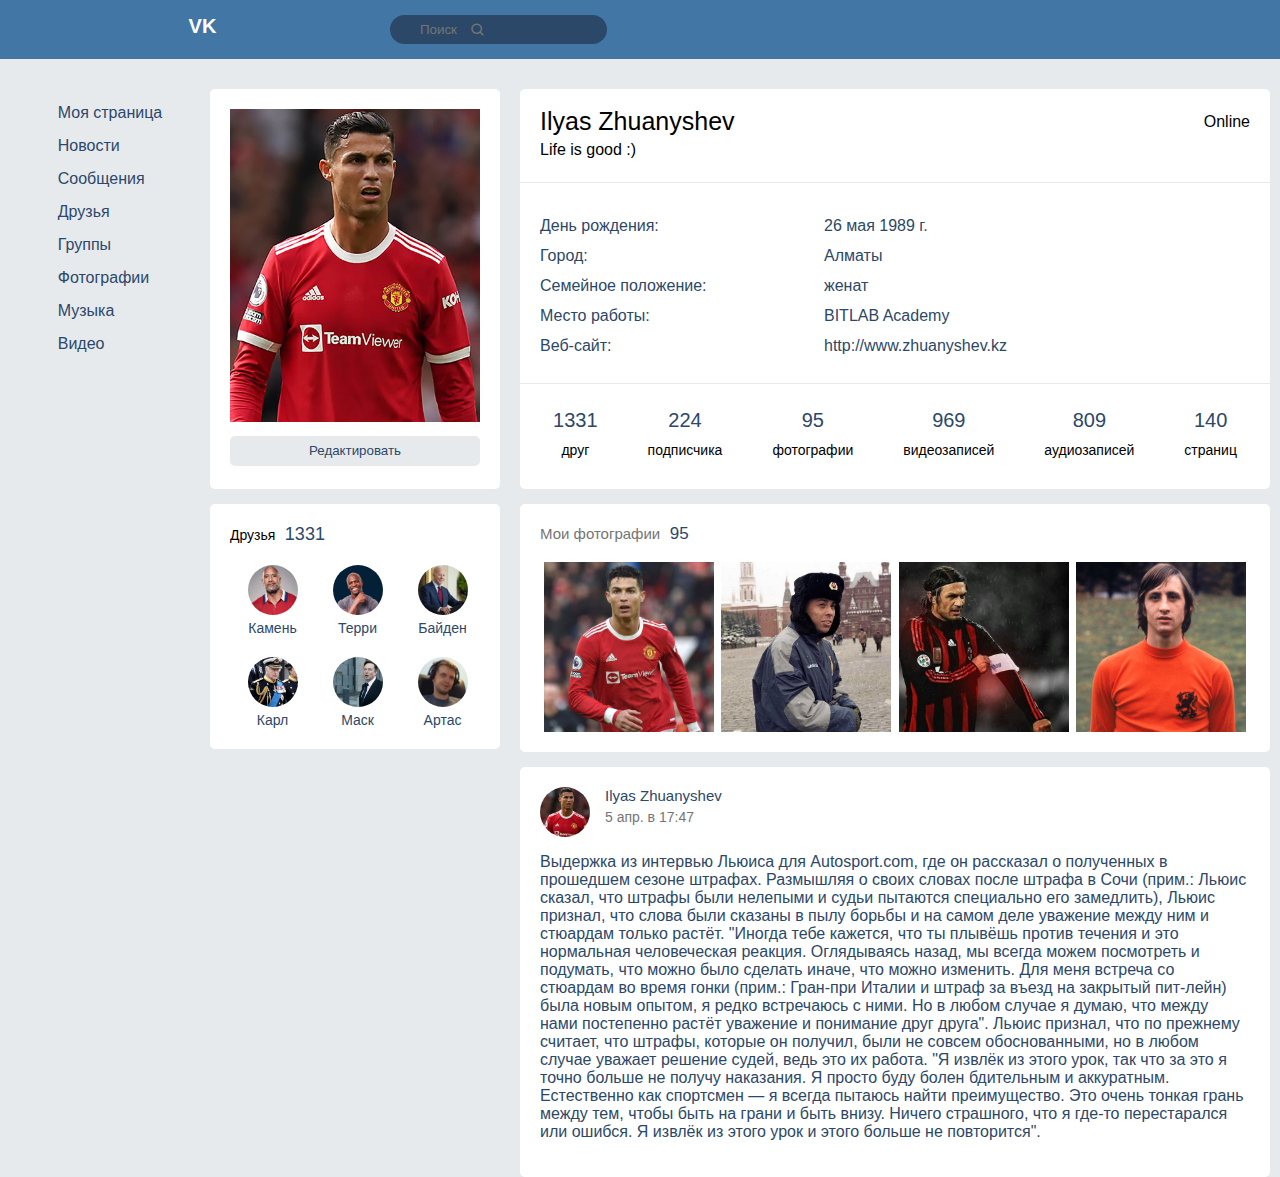
<file: index.html>
<!DOCTYPE html>
<html lang="en">
<head>
    <meta charset="UTF-8">
    <meta http-equiv="X-UA-Compatible" content="IE=edge">
    <meta name="viewport" content="width=device-width, initial-scale=1.0">
    <title>Document</title>
    <link rel="stylesheet" href="style.css">
    <link href='https://unpkg.com/boxicons@2.1.4/css/boxicons.min.css' rel='stylesheet'>
</head>
<body>
    <div class="navbar">
        <div class="navbar-logo">
            <a href="#">VK</a>
        </div>
        <div class="navbar-search">
            <i class='bx bx-search'></i>
            <input type="search" class="search-panel" placeholder="Поиск">
        </div>
    </div>

    <div class="main">
        <div class="left-side">
                <div class="links">
                <a href="#">Моя страница</a>
                <a href="#">Новости</a>
                <a href="#">Сообщения</a>
                <a href="#">Друзья</a>
                <a href="#">Группы</a>
                <a href="#">Фотографии</a>
                <a href="#">Музыка</a>
                <a href="#">Видео</a>
                </div>
        </div>
        <div class="main-center">
                <div class="profile-container">
                    <img src="ronaldo.jpg" alt="">
                    <div class="btn-div">
                        <button>Редактировать</button>
                    </div>
                </div>
                <div class="friends-panel">
                    <span>Друзья</span>
                    <a href="#" id="friends-count">1331</a>

                    <div class="friends-container">
                        <div class="friend">
                            <div class="friend-img">
                                <img src="f1.jpg" alt="">
                            </div>
                            <a href="#">Камень</a>
                        </div>
                        <div class="friend">
                            <div class="friend-img">
                                <img src="f2.jpg" alt="">
                            </div>
                            <a href="#">Терри</a>
                        </div>
                        <div class="friend">
                            <div class="friend-img">
                                <img src="f3.webp" alt="">
                            </div>
                            <a href="#">Байден</a>
                        </div>
                    </div>

                    <div class="friends-container">
                        <div class="friend">
                            <div class="friend-img">
                                <img src="f4.jpg" alt="">
                            </div>
                            <a href="#">Карл</a>
                        </div>
                        <div class="friend">
                            <div class="friend-img">
                                <img src="f5.jfif" alt="">
                            </div>
                            <a href="#">Маск</a>
                        </div>
                        <div class="friend">
                            <div class="friend-img">
                                <img src="f6.jpg" alt="">
                            </div>
                            <a href="#">Артас</a>
                        </div>
                    </div>
                </div>
        </div>
        <div class="right-side">
                <div class="right-blog">
                    <div class="nick-panel">
                        <span style="float: right;">Online</span>
                        <span style="font-size: 25px; padding-bottom: 10px;">Ilyas Zhuanyshev</span><br>
                        <span>Life is good :)</span>
                    </div>
                    <div class="info-panel">
                        <div class="inp">
                            <span>День рождения:</span>
                            <span>Город:</span>
                            <span>Семейное положение:</span>
                            <span>Место работы:</span>
                            <span>Веб-сайт:</span>
                        </div>

                        <div class="outp">
                            <span>26 мая 1989 г.</span>
                            <span>Алматы</span>
                            <span>женат</span>
                            <span>BITLAB Academy</span>
                            <span>http://www.zhuanyshev.kz</span>
                        </div>
                    </div>

                    <div class="bottom-panel">
                        <div class="panel-container">
                            <a href="#">1331</a>
                            <span>друг</span>
                        </div>
                        <div class="panel-container">
                            <a href="#">224</a>
                            <span>подписчика</span>
                        </div>
                        <div class="panel-container">
                            <a href="#">95</a>
                            <span>фотографии</span>
                        </div>
                        <div class="panel-container">
                            <a href="#">969</a>
                            <span>видеозаписей</span>
                        </div>
                        <div class="panel-container">
                            <a href="#">809</a>
                            <span>аудиозаписей</span>
                        </div>
                        <div class="panel-container">
                            <a href="#">140</a>
                            <span>страниц</span>
                        </div>
                    </div>
                </div>
                <div class="images-panel">
                    <span>Мои фотографии</span>
                    <a href="#">95</a>

                    <div class="images">
                        <img src="i1.jpg" alt="">
                        <img src="i2.png" alt="">
                        <img src="i3.jpg" alt="">
                        <img src="i4.jpg" alt="">
                    </div>
                </div>
                <div class="post-panel">
                    <div class="post-user">
                        <img src="rprofile.png" alt="">
                        <div style="display:flex; flex-direction: column;">
                            <a href="#">Ilyas Zhuanyshev</a>
                        <span>5 апр. в 17:47</span>
                        </div>
                    </div>
                    <div class="post-text">
                        <p>Выдержка из интервью Льюиса для Autosport.com, где он рассказал о полученных в прошедшем сезоне штрафах.

                            Размышляя о своих словах после штрафа в Сочи (прим.: Льюис сказал, что штрафы были нелепыми и судьи пытаются специально его замедлить), Льюис признал, что слова были сказаны в пылу борьбы и на самом деле уважение между ним и стюардам только растёт.
                            
                            "Иногда тебе кажется, что ты плывёшь против течения и это нормальная человеческая реакция. Оглядываясь назад, мы всегда можем посмотреть и подумать, что можно было сделать иначе, что можно изменить.
                            
                            Для меня встреча со стюардам во время гонки (прим.: Гран-при Италии и штраф за въезд на закрытый пит-лейн) была новым опытом, я редко встречаюсь с ними. Но в любом случае я думаю, что между нами постепенно растёт уважение и понимание друг друга".
                            
                            Льюис признал, что по прежнему считает, что штрафы, которые он получил, были не совсем обоснованными, но в любом случае уважает решение судей, ведь это их работа.
                            
                            "Я извлёк из этого урок, так что за это я точно больше не получу наказания. Я просто буду болен бдительным и аккуратным. Естественно как спортсмен — я всегда пытаюсь найти преимущество. Это очень тонкая грань между тем, чтобы быть на грани и быть внизу. Ничего страшного, что я где-то перестарался или ошибся. Я извлёк из этого урок и этого больше не повторится".</p>
                    </div>
                </div>
        </div>
    </div>
</body>
</html>
</file>
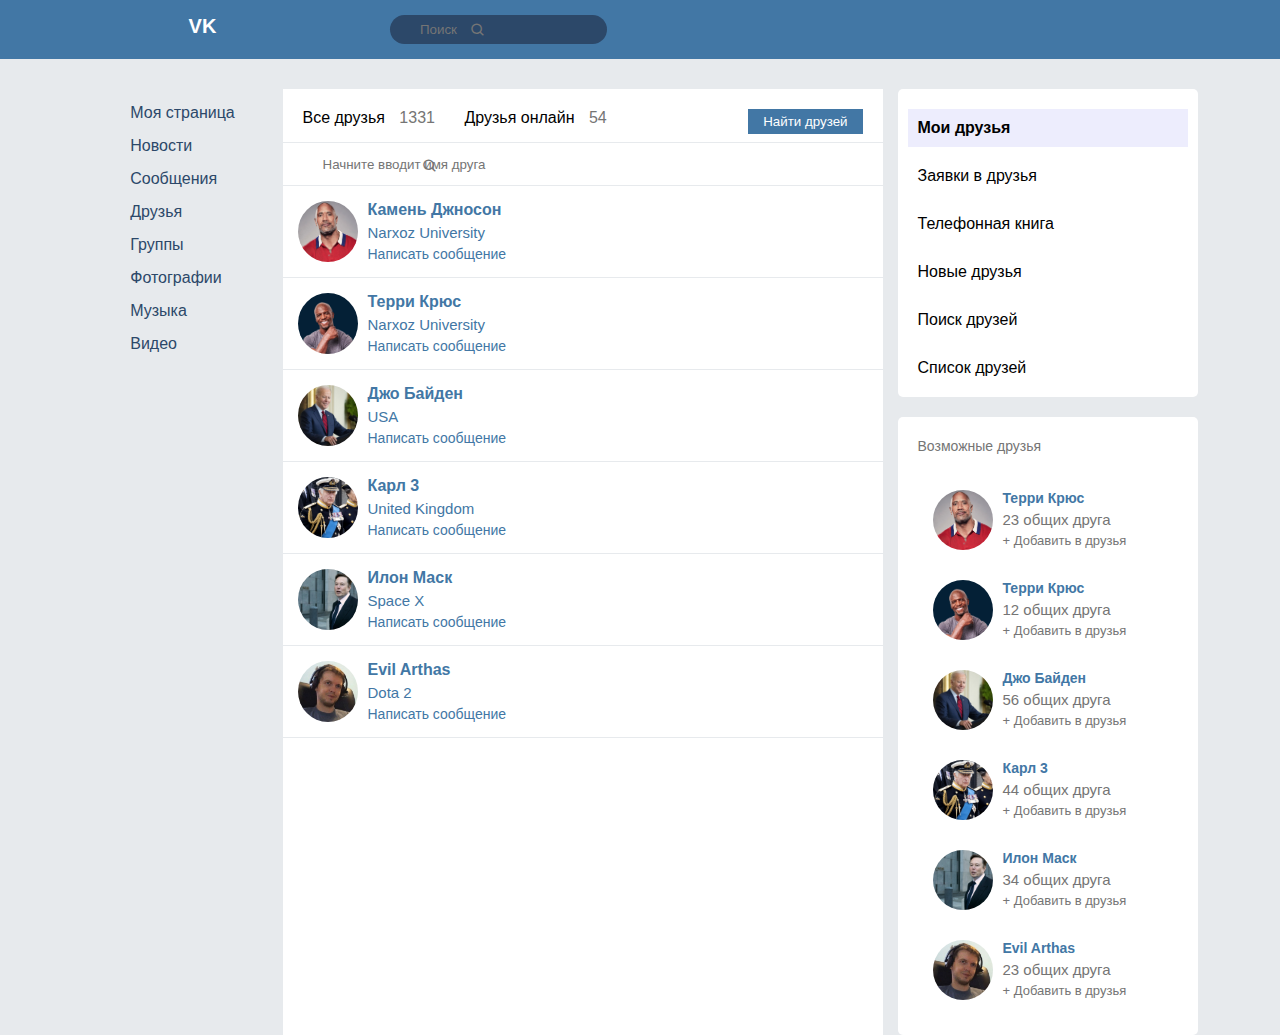
<file: friends.html>
<!DOCTYPE html>
<html lang="en">
<head>
    <meta charset="UTF-8">
    <meta http-equiv="X-UA-Compatible" content="IE=edge">
    <meta name="viewport" content="width=device-width, initial-scale=1.0">
    <title>Document</title>
    <link rel="stylesheet" href="style.css">
    <link href='https://unpkg.com/boxicons@2.1.4/css/boxicons.min.css' rel='stylesheet'>
    <style>
        .friends-list{
            width: 600px;
            background-color: #fff;
            margin-right: 15px;
        }
        .friends-list input{
            width: 558px;
            padding-left: 40px;
            height: 40px;
            border: none;
            border-bottom: 1px solid #E7EAED;
            outline: none;
        }
        .header{
            padding: 20px;
            border-bottom: 1px solid #E7EAED;
            padding-bottom: 15px;
        }
        .friends-list a{
            text-decoration: none;
            color: #757575;
            margin-left: 10px;
        }

        .friends-list button{
            float: right;
            background-color: #4277A5;
            border: none;
            color: white;
            padding: 5px 15px;
        }
        .other-friends{
            width: 300px;
        }

        .friend_{
            padding: 15px;
            display: flex;
            border-bottom: 1px solid #E7EAED;
        }

        .friend_ img{
            border-radius: 50%;
            width: 60px;
        }
        .other-buttons{
            padding: 10px;
            margin-top: 10px;
        }

        .other-btn-panel{
            background-color: #fff;
            padding: 10px;
            border-radius: 5px;
        }

        .other-friends-list{
            background-color: #fff;
            border-radius: 5px;
            padding: 20px;
        }

        .other-friends-list span{
            color: #757575;
            font-size: 14px;
        }
    </style>
</head>
<body>
    <div class="navbar">
        <div class="navbar-logo">
            <a href="#">VK</a>
        </div>
        <div class="navbar-search">
            <i class='bx bx-search'></i>
            <input type="search" class="search-panel" placeholder="Поиск">
        </div>
    </div>

    <div class="main">
        <div class="left-side">
                <div class="links">
                <a href="#">Моя страница</a>
                <a href="#">Новости</a>
                <a href="#">Сообщения</a>
                <a href="#">Друзья</a>
                <a href="#">Группы</a>
                <a href="#">Фотографии</a>
                <a href="#">Музыка</a>
                <a href="#">Видео</a>
                </div>
        </div>
       
        <div class="friends-list">
            <div class="header">
                <span>Все друзья</span>
            <button>Найти друзей</button>
            <a href="#">1331</a>
            <span style="margin-left: 25px;">Друзья онлайн</span>
            <a href="#">54</a>
            </div>
            <i class='bx bx-search' style="top: 158px; left: 422px;"></i>
            <input type="text" placeholder="Начните вводит имя друга">

            <div class="friends-list-container">
                <div class="friend_">
                    <img src="f1.jpg" alt="">
                    <div style="display: flex; flex-direction: column; margin-left: 10px;" id="friend-info">
                        <span style="color: #4277A5; font-weight: 600; margin-bottom: 5px;">Камень Джносон</span>
                        <span style="font-size: 15px; color: #4277A5;">Narxoz University</span>
                        <span style="font-size: 14px; color: #4277A5; margin-top: 5px;">Написать сообщение</span>
                    </div>
                </div>
                <div class="friend_">
                    <img src="f2.jpg" alt="">
                    <div style="display: flex; flex-direction: column; margin-left: 10px;" id="friend-info">
                        <span style="color: #4277A5; font-weight: 600; margin-bottom: 5px;">Терри Крюс</span>
                        <span style="font-size: 15px; color: #4277A5;">Narxoz University</span>
                        <span style="font-size: 14px; color: #4277A5; margin-top: 5px;">Написать сообщение</span>
                    </div>
                </div>
                <div class="friend_">
                    <img src="f3.webp" alt="">
                    <div style="display: flex; flex-direction: column; margin-left: 10px;" id="friend-info">
                        <span style="color: #4277A5; font-weight: 600; margin-bottom: 5px;">Джо Байден</span>
                        <span style="font-size: 15px; color: #4277A5;">USA</span>
                        <span style="font-size: 14px; color: #4277A5; margin-top: 5px;">Написать сообщение</span>
                    </div>
                </div>
                <div class="friend_">
                    <img src="f4.jpg" alt="">
                    <div style="display: flex; flex-direction: column; margin-left: 10px;" id="friend-info">
                        <span style="color: #4277A5; font-weight: 600; margin-bottom: 5px;">Карл 3</span>
                        <span style="font-size: 15px; color: #4277A5;">United Kingdom</span>
                        <span style="font-size: 14px; color: #4277A5; margin-top: 5px;">Написать сообщение</span>
                    </div>
                </div>
                <div class="friend_">
                    <img src="f5.jfif" alt="">
                    <div style="display: flex; flex-direction: column; margin-left: 10px;" id="friend-info">
                        <span style="color: #4277A5; font-weight: 600; margin-bottom: 5px;">Илон Маск</span>
                        <span style="font-size: 15px; color: #4277A5;">Space X</span>
                        <span style="font-size: 14px; color: #4277A5; margin-top: 5px;">Написать сообщение</span>
                    </div>
                </div>
                <div class="friend_">
                    <img src="f6.jpg" alt="">
                    <div style="display: flex; flex-direction: column; margin-left: 10px;" id="friend-info">
                        <span style="color: #4277A5; font-weight: 600; margin-bottom: 5px;">Evil Arthas</span>
                        <span style="font-size: 15px; color: #4277A5;">Dota 2</span>
                        <span style="font-size: 14px; color: #4277A5; margin-top: 5px;">Написать сообщение</span>
                    </div>
                </div>
            </div>
        </div>

        <div class="other-friends">
            <div class="other-btn-panel">
                <div class="other-buttons" style="background-color: #EDEDFD; font-weight: bold;">
                    Мои друзья
                </div>
                <div class="other-buttons">
                    Заявки в друзья
                </div>
                <div class="other-buttons">
                    Телефонная книга
                </div>
                <div class="other-buttons">
                    Новые друзья
                </div>
                <div class="other-buttons">
                    Поиск друзей
                </div>
                <div class="other-buttons">
                    Список друзей
                </div>
            </div>
            <div class="other-friends-list" style="margin-top: 20px">
                <span>Возможные друзья</span>
                <div class="friend_" style="margin-top: 20px; border: none">
                    <img src="f1.jpg" alt="">
                    <div style="display: flex; flex-direction: column; margin-left: 10px;" id="friend-info">
                        <span style="color: #4277A5; font-weight: 600; margin-bottom: 5px;">Терри Крюс</span>
                        <span style="font-size: 15px; color: #757575;">23 общих друга</span>
                        <span style="font-size: 13px; color: #757575; margin-top: 5px;">+ Добавить в друзья</span>
                    </div>
                </div>
                <div class="friend_" style="border: none">
                    <img src="f2.jpg" alt="">
                    <div style="display: flex; flex-direction: column; margin-left: 10px;" id="friend-info">
                        <span style="color: #4277A5; font-weight: 600; margin-bottom: 5px;">Терри Крюс</span>
                        <span style="font-size: 15px; color: #757575;">12 общих друга</span>
                        <span style="font-size: 13px; color: #757575; margin-top: 5px;">+ Добавить в друзья</span>
                    </div>
                </div>
                <div class="friend_" style="border: none">
                    <img src="f3.webp" alt="">
                    <div style="display: flex; flex-direction: column; margin-left: 10px;" id="friend-info">
                        <span style="color: #4277A5; font-weight: 600; margin-bottom: 5px;">Джо Байден</span>
                        <span style="font-size: 15px; color: #757575;">56 общих друга</span>
                        <span style="font-size: 13px; color: #757575; margin-top: 5px;">+ Добавить в друзья</span>
                    </div>
                </div>
                <div class="friend_" style="border: none">
                    <img src="f4.jpg" alt="">
                    <div style="display: flex; flex-direction: column; margin-left: 10px;" id="friend-info">
                        <span style="color: #4277A5; font-weight: 600; margin-bottom: 5px;">Карл 3</span>
                        <span style="font-size: 15px; color: #757575;">44 общих друга</span>
                        <span style="font-size: 13px; color: #757575; margin-top: 5px;">+ Добавить в друзья</span>
                    </div>
                </div>
                <div class="friend_" style="border: none">
                    <img src="f5.jfif" alt="">
                    <div style="display: flex; flex-direction: column; margin-left: 10px;" id="friend-info">
                        <span style="color: #4277A5; font-weight: 600; margin-bottom: 5px;">Илон Маск</span>
                        <span style="font-size: 15px; color: #757575;">34 общих друга</span>
                        <span style="font-size: 13px; color: #757575; margin-top: 5px;">+ Добавить в друзья</span>
                    </div>
                </div>
                <div class="friend_" style="border: none">
                    <img src="f6.jpg" alt="">
                    <div style="display: flex; flex-direction: column; margin-left: 10px;" id="friend-info">
                        <span style="color: #4277A5; font-weight: 600; margin-bottom: 5px;">Evil Arthas</span>
                        <span style="font-size: 15px; color: #757575;">23 общих друга</span>
                        <span style="font-size: 13px; color: #757575; margin-top: 5px;">+ Добавить в друзья</span>
                    </div>
                </div>
            </div>
        </div>
    </div>
</body>
</html>
</file>
<file: style.css>
body{
    margin: 0;
    box-sizing: border-box;
    font-family: 'Roboto', sans-serif;
    background-color: #E7EAED;
}

.navbar{
    display: flex;
    padding: 15px;
    background-color: #4277A5;
}

.navbar-logo{
    text-align: center;
    width: 30%;
}

.navbar-search{
    width: 70%;
}

.navbar-logo a{
    color: white;
    font-weight: bold;
    font-size: 20px;
    text-decoration: none;
}

.search-panel{
    border: none;
    background-color: #2C4869;
    border-radius: 20px;
    padding: 7px 20px;
    outline: none;
    color: #FFF;
}

.bx-search{
    position: absolute;
    left: 470px;
    top: 22px;
    color: #757575;
}

.search-panel::placeholder{
    padding-left: 10px;
}

.main{
    margin-top: 30px;
    display: flex;
    justify-content: center;
}

.left-side{  
    display: flex;
    width: 200px;
    justify-content: center;
}

.left-side .links{
    display: flex;
    flex-direction: column;
}


.left-side a{
    margin-top: 15px;
    text-decoration: none;
    color: #2C4869;
}

.main-center{
    width: 300px;
}

.right-side{
    margin-left: 10px;
    width: 750px;
    height: 400px;
}

.profile-container{
    border-radius: 5px;
    padding: 20px;
    background-color: #fff;
    width: 250px;
    height: 360px;
}

.profile-container img{
    width: 100%;
}

.btn-div{
    padding-top: 10px;
}

.btn-div button{
    width: 100%;
    height: 30px;
    background-color: #E7EAED;
    border: none;
    border-radius: 5px;
    color: #2C4869;
    font-weight: 500;
}

.right-blog{
    width: 100%;
    background-color: #fff;
    border-radius: 5px;
    height: 100%;
}

.nick-panel{
    line-height: 25px;
    padding: 20px;
    border-bottom: 1px solid #E7EAED;
}

.info-panel{
    margin-top: 10px;
    display: flex;
    color: #2C4869;
    padding: 20px;
    line-height: 25px;
    border-bottom: 1px solid #E7EAED;
}

.inp{
    display: flex;
    width: 40%;
    flex-direction: column;
}

.inp span{
    margin-bottom: 5px;
}

.outp{
    width: 40%;
    display: flex;
    flex-direction: column;
}

.outp span{
    margin-bottom: 5px;
}

.bottom-panel{
    display: flex;   
    justify-content: center;
}

.panel-container{
    padding: 25px;
    text-align: center;
    display: flex;
    flex-direction: column;
}

.panel-container a{
    margin-bottom: 10px;
    text-decoration: none;
    color: #2C4869;
    font-size: 20px;
}

.panel-container span{
    font-size: 14px;
}

.friends-panel{
    width: 250px;
    padding: 20px;
    background-color: #fff;
    margin-top: 15px;
    border-radius: 5px;
}

.friends-panel span{
    margin-right: 5px;
    font-size: 14px;
}

.friends-panel #friends-count{
    text-decoration: none;
    color: #2C4869;
    font-size: 18px;
}

.friends-container{
    margin-top: 20px;
    display: flex;
    justify-content: center;
}

.friend{
    margin-left: 20px;
    margin-right: 15px;
    text-align: center;
}

.friend a{
    font-size: 14px;
    text-decoration: none;
    color: #2C4869;
}

.friend-img img{
    width: 50px;
    border-radius: 50%;
}

.images-panel{
    padding: 20px;
    margin-top: 15px;
    width: 710px;
    background-color: #fff;
    border-radius: 5px;
}

.images-panel span{
    margin-right: 5px;
    color:#757575;
    font-size: 15px;
}

.images-panel a{
    color: #2C4869;
    text-decoration: none;
    font-size: 17px;
}

.images{
    margin-top: 18px;
    display: flex;
    justify-content: center;
    justify-content: space-around;
}

.images img{
    width: 170px;
}

.post-panel{
    margin-top: 15px;
    width: 710px;
    padding: 20px;
    background-color: #fff;
    border-radius: 5px;
}

.post-user{
    display: flex;
}

.post-user img{
    width: 50px;
    border-radius: 50%;
    margin-right: 15px;
}


.post-user a{
    font-size: 15px;
    color: #2C4869;
    text-decoration: none;
    margin-bottom: 5px;
}

.post-user span{
    font-size: 14px;
    color: #757575;
}

.post-text{
    color: #2C4869;
}
</file>
